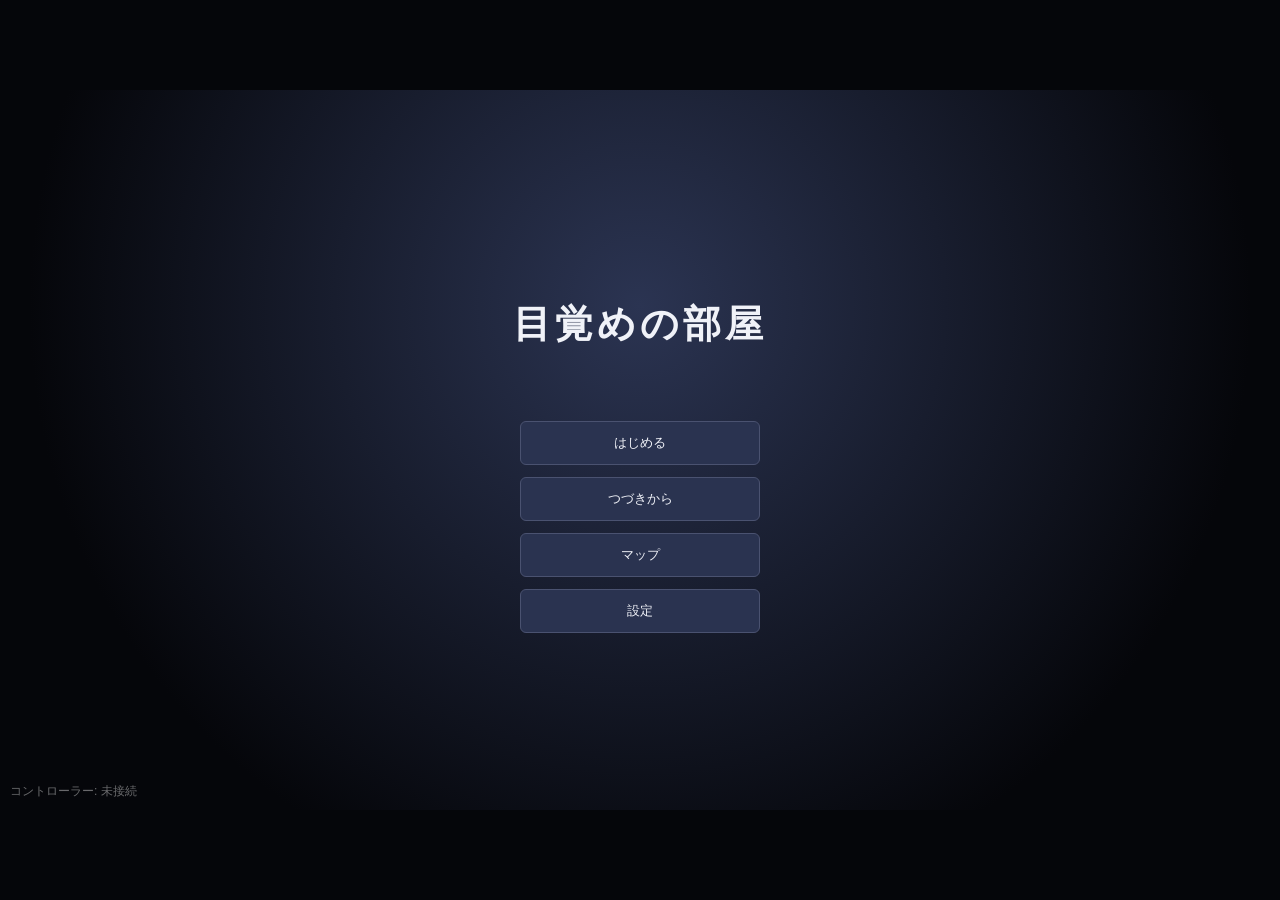
<file: soundnovel/index.html>
<!DOCTYPE html>
<html lang="ja">

<head>
  <meta name="robots" content="noindex, nofollow">
  <meta charset="UTF-8">
  <meta name="viewport"
    content="width=device-width, initial-scale=1.0, maximum-scale=1.0, user-scalable=no, viewport-fit=cover">
  <title>サウンドノベルゲーム</title>
  <link rel="stylesheet" href="css/style.css">
</head>

<body>

  <div id="stage-viewport">
    <div id="stage">

      <section id="title-screen" class="screen">
        <h1 id="game-title"></h1>
        <div class="menu-list">
          <button id="btn-start">はじめる</button>
          <button id="btn-load-title">つづきから</button>
          <button id="btn-flowmap-title">マップ</button>
          <button id="btn-settings-title">設定</button>
        </div>
      </section>

      <section id="game-screen" class="screen hidden">
        <div id="bg-layer"></div>

        <div id="char-layer">
          <div class="char-slot" id="char-left"></div>
          <div class="char-slot" id="char-center"></div>
          <div class="char-slot" id="char-right"></div>
        </div>

        <div id="choice-layer" class="hidden"></div>

        <div id="text-box">
          <div id="speaker-name"></div>
          <div id="text-body"></div>
        </div>

        <div id="hud">
          <button id="btn-auto" data-active="false">オート</button>
          <button id="btn-backlog">バックログ</button>
          <button id="btn-flowmap">マップ</button>
          <button id="btn-save">セーブ</button>
          <button id="btn-load">ロード</button>
          <button id="btn-settings">設定</button>
        </div>
      </section>

      <section id="backlog-screen" class="screen overlay hidden">
        <h2>バックログ</h2>
        <div id="backlog-list"></div>
        <button class="btn-close" data-close="backlog-screen">閉じる</button>
      </section>

      <section id="settings-screen" class="screen overlay hidden">
        <h2>設定</h2>
        <div class="settings-row">
          <span>テキスト表示</span>
          <label><input type="radio" name="text-speed" value="typewriter"> タイプライター</label>
          <label><input type="radio" name="text-speed" value="instant"> 瞬間表示</label>
        </div>
        <div class="settings-row settings-row-danger">
          <span>進捗状況のリセット</span>
          <button id="btn-reset-progress" class="btn-danger">セーブデータをすべて削除</button>
        </div>
        <button class="btn-close" data-close="settings-screen">閉じる</button>
      </section>

      <section id="saveload-screen" class="screen overlay hidden">
        <h2 id="saveload-title">セーブ</h2>
        <div id="save-slot-list"></div>
        <button class="btn-close" data-close="saveload-screen">閉じる</button>
      </section>

      <section id="flowmap-screen" class="screen overlay hidden">
        <h2>分岐マップ</h2>
        <div id="flowmap-header">
          <div>
            <div id="flowmap-completion"></div>
            <div id="flowmap-legend"><span class="fm-legend-swatch"></span>現在たどっているルート</div>
          </div>
          <div id="flowmap-zoom">
            <button id="btn-flowmap-zoom-out" title="縮小">－</button>
            <button id="btn-flowmap-zoom-in" title="拡大">＋</button>
          </div>
        </div>
        <div id="flowmap-pane">
          <svg id="flowmap-svg"></svg>
          <p id="flowmap-empty" class="hidden">まだ記録がありません。プレイを進めると、たどった分岐がここに表示されます。</p>
        </div>
        <button class="btn-close" data-close="flowmap-screen">閉じる</button>
      </section>

      <div id="gamepad-status"></div>

    </div>
  </div>

  <script src="config/system.js"></script>
  <script src="scenario/sample/01_awakening.js"></script>
  <script src="scenario/sample/02_room.js"></script>
  <script src="scenario/sample/03_outside.js"></script>
  <script src="scenario/sample/04_endings.js"></script>
  <script src="js/scenario-parser.js"></script>
  <script src="js/scenario-graph.js"></script>
  <script src="js/flowmap.js"></script>
  <script src="js/gamepad.js"></script>
  <script src="js/save.js"></script>
  <script src="js/engine.js"></script>
  <script src="js/main.js"></script>
</body>

</html>
</file>
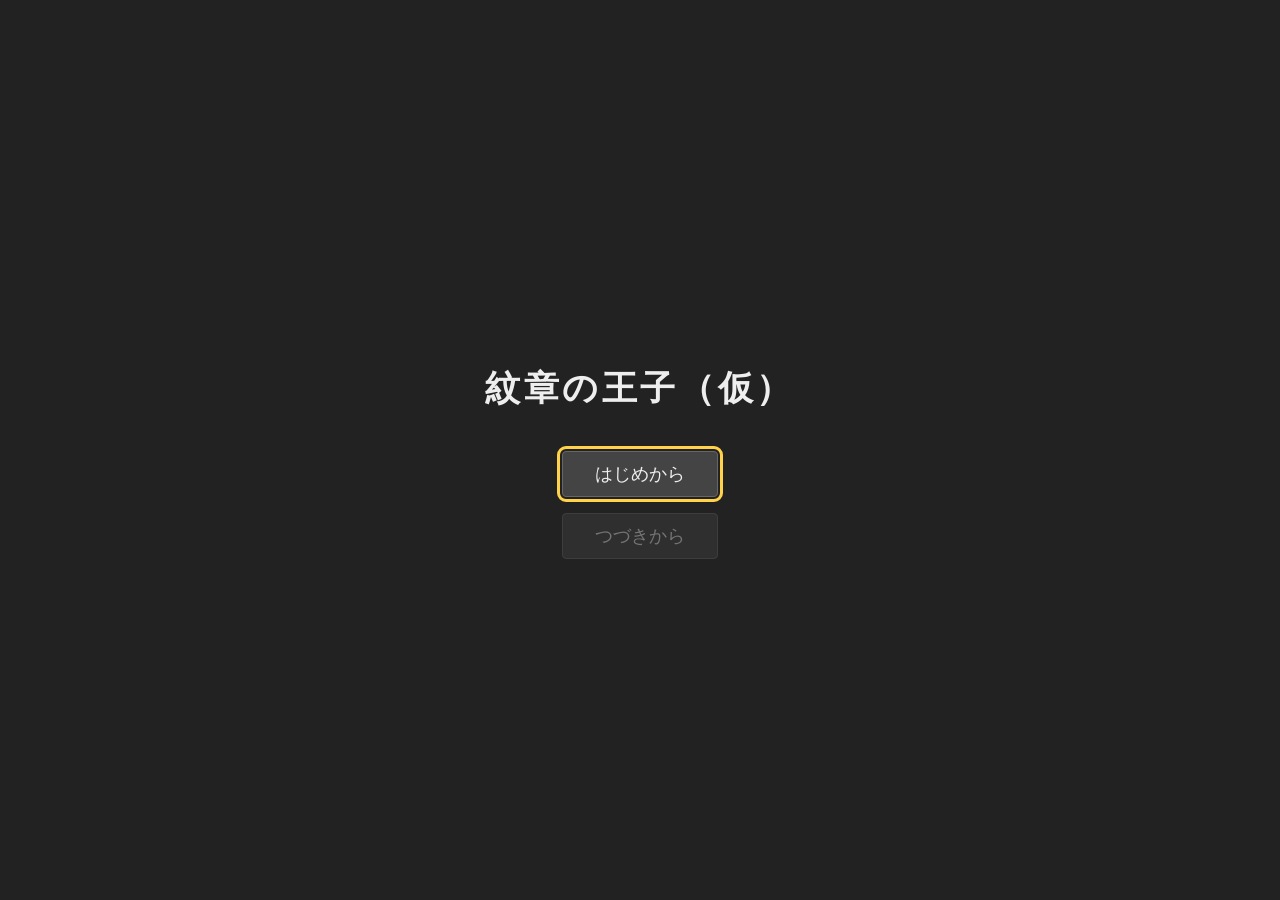
<file: srpg/index.html>
<!DOCTYPE html>
<html lang="ja">

<head>
  <meta name="robots" content="noindex, nofollow">
  <meta charset="UTF-8">
  <meta name="viewport" content="width=device-width, initial-scale=1.0, maximum-scale=1.0, user-scalable=no">
  <title>紋章の王子（仮）</title>
  <link rel="stylesheet" href="css/style.css">
</head>

<body>

  <div id="screen-title" class="screen active">
    <h1>紋章の王子（仮）</h1>
    <button id="btn-new-game">はじめから</button>
    <button id="btn-continue">つづきから</button>
  </div>

  <div id="screen-dialogue" class="screen">
    <div id="dialogue-stage">
      <div id="dialogue-left" class="dialogue-portrait hidden"></div>
      <div id="dialogue-right" class="dialogue-portrait hidden"></div>
    </div>
    <div id="dialogue-box">
      <div id="dialogue-name"></div>
      <div id="dialogue-text"></div>
      <div id="dialogue-choices" class="hidden"></div>
      <button id="btn-dialogue-next">つづける ▶</button>
    </div>
  </div>

  <div id="screen-game" class="screen">
    <div id="hud">
      <div id="map-info"></div>
      <div id="turn-info"></div>
      <button id="btn-save">セーブ</button>
      <button id="btn-end-turn">ターン終了</button>
    </div>
    <div id="game-body">
      <div id="map-container">
        <div id="map-grid"></div>
      </div>
      <div id="sidebar">
        <div id="unit-panel"></div>
        <div id="action-menu"></div>
        <div id="log-panel"></div>
      </div>
    </div>
  </div>

  <div id="overlay" class="overlay hidden">
    <div id="overlay-content"></div>
  </div>

  <script src="js/data.js"></script>
  <script src="js/dialogue.js"></script>
  <script src="js/unit.js"></script>
  <script src="js/map.js"></script>
  <script src="js/battle.js"></script>
  <script src="js/ai.js"></script>
  <script src="js/render.js"></script>
  <script src="js/save.js"></script>
  <script src="js/main.js"></script>
  <script src="js/input.js"></script>
</body>

</html>
</file>
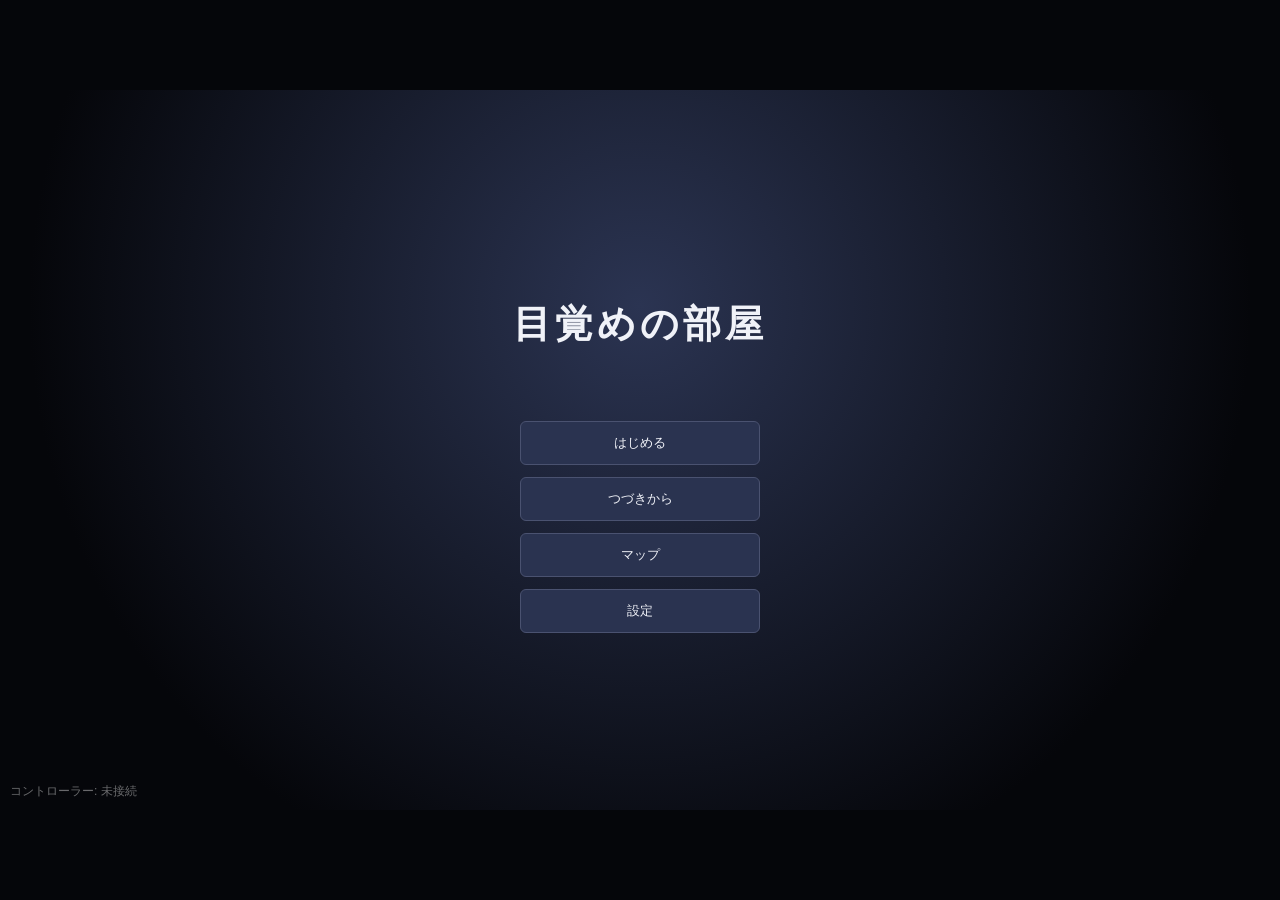
<file: test1/test1/index.html>
<!DOCTYPE html>
<html lang="ja">
<head>
<meta charset="UTF-8">
<meta name="viewport" content="width=device-width, initial-scale=1.0, maximum-scale=1.0, user-scalable=no, viewport-fit=cover">
<title>サウンドノベルゲーム</title>
<link rel="stylesheet" href="css/style.css">
</head>
<body>

<div id="stage-viewport">
<div id="stage">

  <section id="title-screen" class="screen">
    <h1 id="game-title"></h1>
    <div class="menu-list">
      <button id="btn-start">はじめる</button>
      <button id="btn-load-title">つづきから</button>
      <button id="btn-flowmap-title">マップ</button>
      <button id="btn-settings-title">設定</button>
    </div>
  </section>

  <section id="game-screen" class="screen hidden">
    <div id="bg-layer"></div>

    <div id="char-layer">
      <div class="char-slot" id="char-left"></div>
      <div class="char-slot" id="char-center"></div>
      <div class="char-slot" id="char-right"></div>
    </div>

    <div id="choice-layer" class="hidden"></div>

    <div id="text-box">
      <div id="speaker-name"></div>
      <div id="text-body"></div>
    </div>

    <div id="hud">
      <button id="btn-auto" data-active="false">オート</button>
      <button id="btn-backlog">バックログ</button>
      <button id="btn-flowmap">マップ</button>
      <button id="btn-save">セーブ</button>
      <button id="btn-load">ロード</button>
      <button id="btn-settings">設定</button>
    </div>
  </section>

  <section id="backlog-screen" class="screen overlay hidden">
    <h2>バックログ</h2>
    <div id="backlog-list"></div>
    <button class="btn-close" data-close="backlog-screen">閉じる</button>
  </section>

  <section id="settings-screen" class="screen overlay hidden">
    <h2>設定</h2>
    <div class="settings-row">
      <span>テキスト表示</span>
      <label><input type="radio" name="text-speed" value="typewriter"> タイプライター</label>
      <label><input type="radio" name="text-speed" value="instant"> 瞬間表示</label>
    </div>
    <div class="settings-row settings-row-danger">
      <span>進捗状況のリセット</span>
      <button id="btn-reset-progress" class="btn-danger">セーブデータをすべて削除</button>
    </div>
    <button class="btn-close" data-close="settings-screen">閉じる</button>
  </section>

  <section id="saveload-screen" class="screen overlay hidden">
    <h2 id="saveload-title">セーブ</h2>
    <div id="save-slot-list"></div>
    <button class="btn-close" data-close="saveload-screen">閉じる</button>
  </section>

  <section id="flowmap-screen" class="screen overlay hidden">
    <h2>分岐マップ</h2>
    <div id="flowmap-header">
      <div>
        <div id="flowmap-completion"></div>
        <div id="flowmap-legend"><span class="fm-legend-swatch"></span>現在たどっているルート</div>
      </div>
      <div id="flowmap-zoom">
        <button id="btn-flowmap-zoom-out" title="縮小">－</button>
        <button id="btn-flowmap-zoom-in" title="拡大">＋</button>
      </div>
    </div>
    <div id="flowmap-pane">
      <svg id="flowmap-svg"></svg>
      <p id="flowmap-empty" class="hidden">まだ記録がありません。プレイを進めると、たどった分岐がここに表示されます。</p>
    </div>
    <button class="btn-close" data-close="flowmap-screen">閉じる</button>
  </section>

  <div id="gamepad-status"></div>

</div>
</div>

<script src="config/system.js"></script>
<script src="scenario/sample/01_awakening.js"></script>
<script src="scenario/sample/02_room.js"></script>
<script src="scenario/sample/03_outside.js"></script>
<script src="scenario/sample/04_endings.js"></script>
<script src="js/scenario-parser.js"></script>
<script src="js/scenario-graph.js"></script>
<script src="js/flowmap.js"></script>
<script src="js/gamepad.js"></script>
<script src="js/save.js"></script>
<script src="js/engine.js"></script>
<script src="js/main.js"></script>
</body>
</html>
</file>
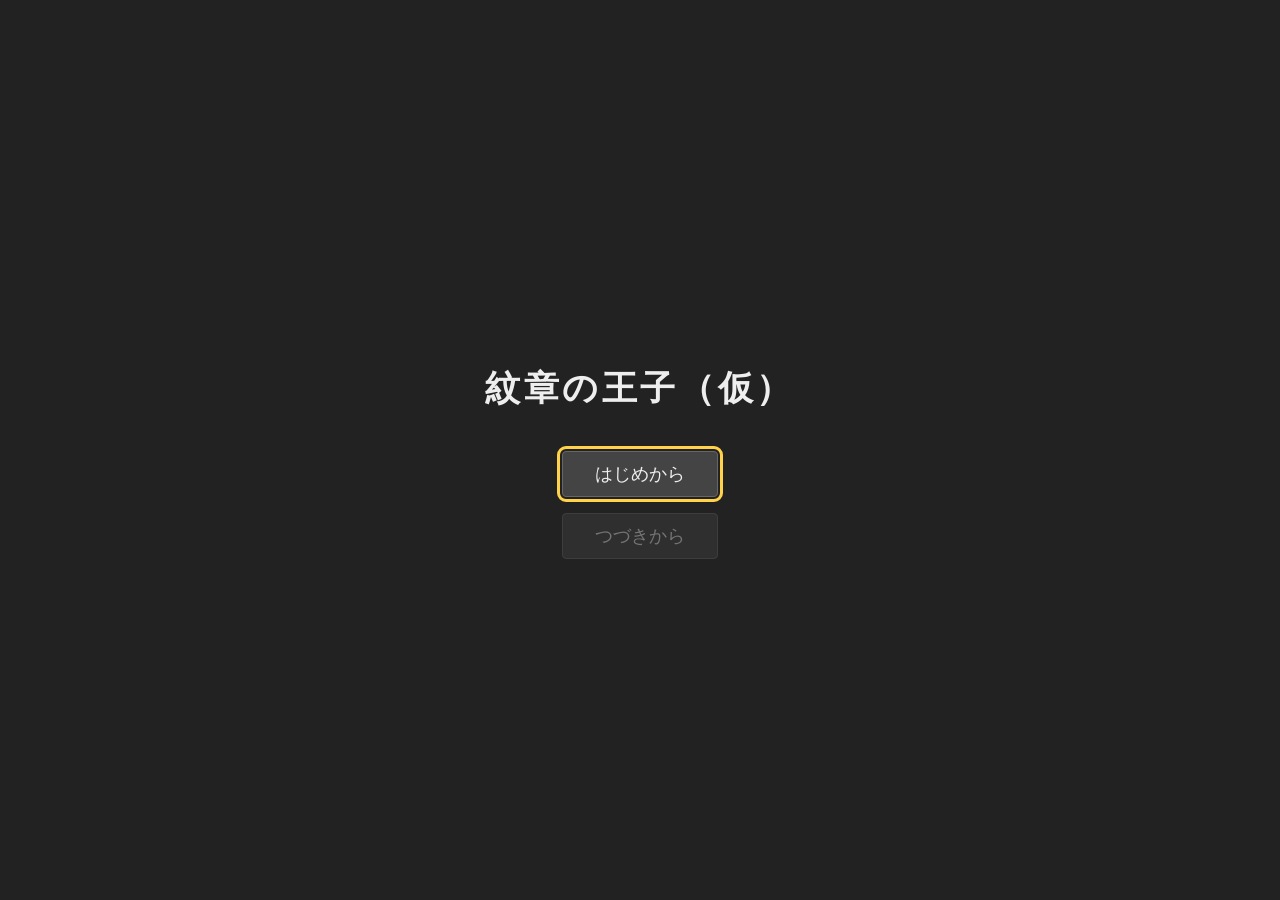
<file: test2/test2/index.html>
<!DOCTYPE html>
<html lang="ja">
<head>
<meta charset="UTF-8">
<meta name="viewport" content="width=device-width, initial-scale=1.0, maximum-scale=1.0, user-scalable=no">
<title>紋章の王子（仮）</title>
<link rel="stylesheet" href="css/style.css">
</head>
<body>

  <div id="screen-title" class="screen active">
    <h1>紋章の王子（仮）</h1>
    <button id="btn-new-game">はじめから</button>
    <button id="btn-continue">つづきから</button>
  </div>

  <div id="screen-dialogue" class="screen">
    <div id="dialogue-stage">
      <div id="dialogue-left" class="dialogue-portrait hidden"></div>
      <div id="dialogue-right" class="dialogue-portrait hidden"></div>
    </div>
    <div id="dialogue-box">
      <div id="dialogue-name"></div>
      <div id="dialogue-text"></div>
      <div id="dialogue-choices" class="hidden"></div>
      <button id="btn-dialogue-next">つづける ▶</button>
    </div>
  </div>

  <div id="screen-game" class="screen">
    <div id="hud">
      <div id="map-info"></div>
      <div id="turn-info"></div>
      <button id="btn-save">セーブ</button>
      <button id="btn-end-turn">ターン終了</button>
    </div>
    <div id="game-body">
      <div id="map-container">
        <div id="map-grid"></div>
      </div>
      <div id="sidebar">
        <div id="unit-panel"></div>
        <div id="action-menu"></div>
        <div id="log-panel"></div>
      </div>
    </div>
  </div>

  <div id="overlay" class="overlay hidden">
    <div id="overlay-content"></div>
  </div>

  <script src="js/data.js"></script>
  <script src="js/dialogue.js"></script>
  <script src="js/unit.js"></script>
  <script src="js/map.js"></script>
  <script src="js/battle.js"></script>
  <script src="js/ai.js"></script>
  <script src="js/render.js"></script>
  <script src="js/save.js"></script>
  <script src="js/main.js"></script>
  <script src="js/input.js"></script>
</body>
</html>
</file>
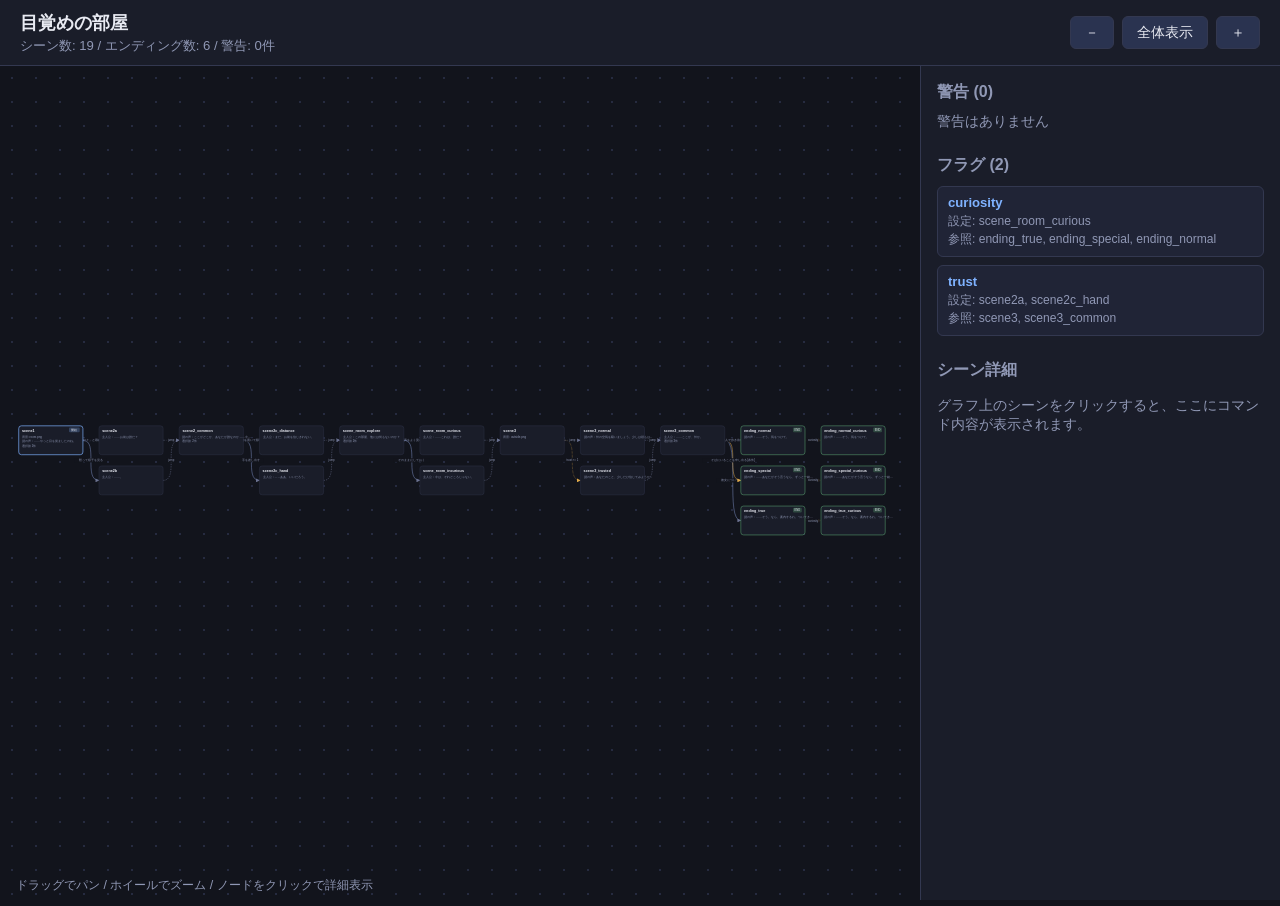
<file: soundnovel/debug.html>
<!DOCTYPE html>
<html lang="ja">

<head>
  <meta name="robots" content="noindex, nofollow">
  <meta charset="UTF-8">
  <meta name="viewport" content="width=device-width, initial-scale=1.0">
  <title>シナリオデバッグビューア</title>
  <link rel="stylesheet" href="css/debug.css">
</head>

<body>

  <header id="header">
    <div id="header-left">
      <h1 id="scenario-title"></h1>
      <div id="stats"></div>
    </div>
    <div id="header-actions">
      <button id="btn-zoom-out" title="縮小">－</button>
      <button id="btn-fit" title="全体表示">全体表示</button>
      <button id="btn-zoom-in" title="拡大">＋</button>
    </div>
  </header>

  <div id="body">
    <div id="graph-pane">
      <svg id="graph-svg"></svg>
      <p id="graph-hint">ドラッグでパン / ホイールでズーム / ノードをクリックで詳細表示</p>
    </div>

    <aside id="side-panel">
      <section id="warnings-section">
        <h2>警告 <span id="warnings-count"></span></h2>
        <ul id="warnings-list"></ul>
      </section>
      <section id="flags-section">
        <h2>フラグ <span id="flags-count"></span></h2>
        <ul id="flags-list"></ul>
      </section>
      <section id="detail-section">
        <h2>シーン詳細</h2>
        <div id="detail-content">
          <p class="detail-placeholder">グラフ上のシーンをクリックすると、ここにコマンド内容が表示されます。</p>
        </div>
      </section>
    </aside>
  </div>

  <script src="scenario/sample/01_awakening.js"></script>
  <script src="scenario/sample/02_room.js"></script>
  <script src="scenario/sample/03_outside.js"></script>
  <script src="scenario/sample/04_endings.js"></script>
  <script src="js/scenario-parser.js"></script>
  <script src="js/scenario-graph.js"></script>
  <script src="js/debug-main.js"></script>
</body>

</html>
</file>
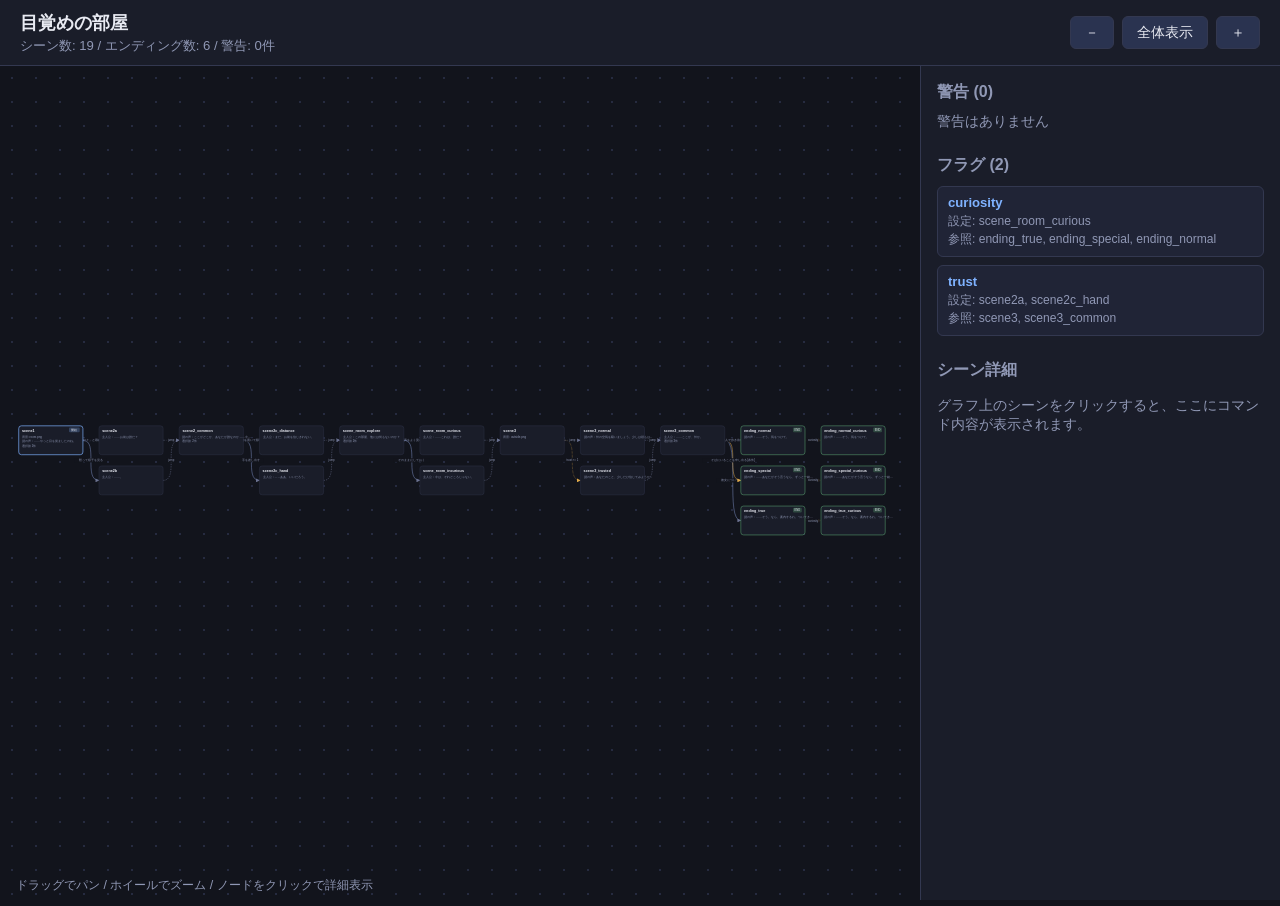
<file: test1/test1/debug.html>
<!DOCTYPE html>
<html lang="ja">
<head>
<meta charset="UTF-8">
<meta name="viewport" content="width=device-width, initial-scale=1.0">
<title>シナリオデバッグビューア</title>
<link rel="stylesheet" href="css/debug.css">
</head>
<body>

<header id="header">
  <div id="header-left">
    <h1 id="scenario-title"></h1>
    <div id="stats"></div>
  </div>
  <div id="header-actions">
    <button id="btn-zoom-out" title="縮小">－</button>
    <button id="btn-fit" title="全体表示">全体表示</button>
    <button id="btn-zoom-in" title="拡大">＋</button>
  </div>
</header>

<div id="body">
  <div id="graph-pane">
    <svg id="graph-svg"></svg>
    <p id="graph-hint">ドラッグでパン / ホイールでズーム / ノードをクリックで詳細表示</p>
  </div>

  <aside id="side-panel">
    <section id="warnings-section">
      <h2>警告 <span id="warnings-count"></span></h2>
      <ul id="warnings-list"></ul>
    </section>
    <section id="flags-section">
      <h2>フラグ <span id="flags-count"></span></h2>
      <ul id="flags-list"></ul>
    </section>
    <section id="detail-section">
      <h2>シーン詳細</h2>
      <div id="detail-content">
        <p class="detail-placeholder">グラフ上のシーンをクリックすると、ここにコマンド内容が表示されます。</p>
      </div>
    </section>
  </aside>
</div>

<script src="scenario/sample/01_awakening.js"></script>
<script src="scenario/sample/02_room.js"></script>
<script src="scenario/sample/03_outside.js"></script>
<script src="scenario/sample/04_endings.js"></script>
<script src="js/scenario-parser.js"></script>
<script src="js/scenario-graph.js"></script>
<script src="js/debug-main.js"></script>
</body>
</html>
</file>
<file: soundnovel/css/style.css>
:root {
  color-scheme: dark;
  --stage-w: 1280px;
  --stage-h: 720px;
  --bg-fallback: #1b1f2a;
  --panel-bg: rgba(10, 12, 20, 0.86);
  --panel-border: #4a5270;
  --accent: #7fb2ff;
  --text-color: #f0f2f8;
  --route-color: #ffcf5c;
}

* { box-sizing: border-box; }

html, body {
  margin: 0;
  height: 100%;
  overflow: hidden;
  overscroll-behavior: none;
  background: #05060a;
  color: var(--text-color);
  font-family: "Yu Gothic", "Hiragino Sans", sans-serif;
  -webkit-tap-highlight-color: transparent;
}

/* #stage は常に1280x720の設計解像度で組み立て、#stage-viewport 側で
   画面サイズいっぱいに収まる倍率を計算して transform: scale() で拡縮する。
   （max-width/max-height方式だと縦長のスマホ画面でアスペクト比が崩れるため） */
#stage-viewport {
  width: 100vw;
  height: 100vh;
  height: 100dvh;
  display: flex;
  align-items: center;
  justify-content: center;
  overflow: hidden;
  background: #05060a;
}

#stage {
  position: relative;
  width: var(--stage-w);
  height: var(--stage-h);
  flex: none;
  overflow: hidden;
  background: #000;
  transform-origin: center center;
  user-select: none;
  -webkit-user-select: none;
  -webkit-touch-callout: none;
}

.screen { width: 100%; height: 100%; }
.hidden { display: none !important; }

/* ---------- Title screen ---------- */
#title-screen {
  display: flex;
  flex-direction: column;
  align-items: center;
  justify-content: center;
  gap: 40px;
  background: radial-gradient(circle at 50% 30%, #2b3452, #05060a 75%);
}
#game-title { font-size: 2.4em; letter-spacing: 0.1em; }
.menu-list { display: flex; flex-direction: column; gap: 12px; width: 240px; }
.menu-list button { padding: 12px; }

/* ---------- Game screen ---------- */
#game-screen { position: relative; }

#bg-layer {
  position: absolute;
  inset: 0;
  background: var(--bg-fallback) center/cover no-repeat;
  display: flex;
  align-items: center;
  justify-content: center;
  font-size: 1.2em;
  color: rgba(255,255,255,0.35);
}

#char-layer {
  position: absolute;
  inset: 0;
  display: flex;
  align-items: flex-end;
  justify-content: space-between;
  padding: 0 60px 180px;
  pointer-events: none;
}
.char-slot {
  width: 30%;
  height: 70%;
  background-size: contain;
  background-position: bottom center;
  background-repeat: no-repeat;
  display: flex;
  align-items: flex-end;
  justify-content: center;
  text-align: center;
  font-size: 1.4em;
  color: rgba(255,255,255,0.5);
  visibility: hidden;
}
.char-slot.visible { visibility: visible; }
.char-slot .placeholder-box {
  width: 55%;
  height: 90%;
  border: 2px dashed rgba(255,255,255,0.4);
  border-radius: 12px;
  display: flex;
  align-items: center;
  justify-content: center;
  background: rgba(127, 178, 255, 0.12);
  padding: 8px;
}

#text-box {
  position: absolute;
  left: 40px;
  right: 40px;
  bottom: 90px;
  min-height: 150px;
  background: var(--panel-bg);
  border: 1px solid var(--panel-border);
  border-radius: 10px;
  padding: 18px 26px;
  cursor: pointer;
}
#speaker-name {
  color: var(--accent);
  font-weight: bold;
  margin-bottom: 8px;
  min-height: 1.2em;
}
#text-body { line-height: 1.6; font-size: 1.1em; white-space: pre-wrap; }

#choice-layer {
  position: absolute;
  inset: 0;
  display: flex;
  flex-direction: column;
  align-items: center;
  justify-content: center;
  gap: 14px;
  background: rgba(0,0,0,0.45);
}
.choice-btn {
  width: 60%;
  padding: 14px;
  background: var(--panel-bg);
  border: 1px solid var(--panel-border);
  color: var(--text-color);
  border-radius: 8px;
  cursor: pointer;
  font-size: 1.05em;
}
.choice-btn.selected {
  border-color: var(--accent);
  background: rgba(127, 178, 255, 0.18);
}

#hud {
  position: absolute;
  top: 10px;
  right: 10px;
  display: flex;
  gap: 8px;
  z-index: 5;
}
#hud button { padding: 6px 10px; font-size: 0.85em; }
#btn-auto[data-active="true"] { background: var(--accent); color: #111; }

/* ---------- Overlays ---------- */
.overlay {
  position: absolute;
  inset: 0;
  background: rgba(5, 6, 10, 0.95);
  padding: 40px;
  overflow-y: auto;
  z-index: 10;
}
.overlay h2 { margin-top: 0; }
.btn-close { margin-top: 20px; padding: 8px 16px; }

#backlog-list { display: flex; flex-direction: column; gap: 10px; }
.backlog-line { border-bottom: 1px solid #333; padding-bottom: 8px; }
.backlog-line .speaker { color: var(--accent); font-weight: bold; margin-right: 8px; }
.backlog-line-jumpable {
  cursor: pointer;
  margin: 0 -10px;
  padding: 6px 10px 8px;
  border-radius: 6px;
  touch-action: manipulation;
}
.backlog-line-jumpable:hover { background: rgba(127, 178, 255, 0.1); }

.settings-row { display: flex; align-items: center; gap: 20px; margin: 16px 0; }
.settings-row-danger { justify-content: space-between; padding-top: 12px; border-top: 1px solid var(--panel-border); }

.btn-danger {
  background: #4a2530;
  border-color: #7a3a45;
}
.btn-danger:hover { background: #6a2f3c; }
.btn-danger.armed { background: #a33a4a; border-color: #d95a6c; }
.btn-danger.armed:hover { background: #bd4457; }

/* ---------- 分岐マップ ---------- */
#flowmap-header {
  display: flex;
  justify-content: space-between;
  align-items: center;
  margin-bottom: 12px;
}
#flowmap-completion { color: var(--text-color); font-size: 0.95em; }
#flowmap-legend { color: #d8ddef; font-size: 0.85em; margin-top: 4px; display: flex; align-items: center; gap: 6px; }
.fm-legend-swatch { display: inline-block; width: 20px; height: 4px; background: var(--route-color); border-radius: 2px; box-shadow: 0 0 4px rgba(255, 207, 92, 0.7); }
#flowmap-zoom { display: flex; gap: 6px; }
#flowmap-zoom button { padding: 4px 12px; }

#flowmap-pane {
  position: relative;
  height: 440px;
  overflow: auto;
  background: radial-gradient(circle, #232838 1px, transparent 1px) 0 0 / 24px 24px, #14161f;
  border: 1px solid var(--panel-border);
  border-radius: 8px;
}
#flowmap-svg { display: block; transform-origin: top left; }
#flowmap-empty {
  position: absolute;
  inset: 0;
  display: flex;
  align-items: center;
  justify-content: center;
  text-align: center;
  padding: 0 40px;
  color: #9098b5;
  font-size: 0.9em;
}

.fm-node { cursor: pointer; }
.fm-node-rect {
  fill: var(--panel-bg);
  stroke: var(--panel-border);
  stroke-width: 1.5;
  rx: 8;
}
.fm-node:hover .fm-node-rect { stroke: var(--accent); }
.fm-node.fm-node-end .fm-node-rect { stroke: #6fd08c; }
.fm-node-label { fill: var(--text-color); font-size: 12px; }

/* 現在たどっているルート（記録済みの遷移をもとに現在地から逆算した経路）の強調表示。
   通常の辺・ノードよりはっきり目立つよう、専用色(--route-color)・太い線・淡いグロー・
   現在地の脈動アニメーションを付けている。 */
.fm-node.fm-node-current .fm-node-rect {
  fill: rgba(255, 207, 92, 0.08);
  stroke: var(--route-color);
  stroke-width: 4;
}
.fm-node.fm-node-current .fm-node-label { font-weight: bold; }
.fm-node.fm-node-here .fm-node-rect {
  fill: rgba(255, 207, 92, 0.3);
  stroke: var(--route-color);
  stroke-width: 5;
  filter: drop-shadow(0 0 6px rgba(255, 207, 92, 0.85));
  animation: fm-here-pulse 1.6s ease-in-out infinite;
}
.fm-node-here-label { fill: var(--route-color); font-size: 11px; font-weight: bold; }

@keyframes fm-here-pulse {
  0%, 100% { stroke-opacity: 1; }
  50% { stroke-opacity: 0.55; }
}

.fm-edge { fill: none; stroke: #7f93c9; stroke-width: 1.8; }
.fm-edge-jump { stroke: #6b7290; stroke-dasharray: 5 4; }
.fm-edge-conditional { stroke: #e0a94a; }
.fm-edge-current {
  stroke: var(--route-color);
  stroke-width: 4.5;
  stroke-dasharray: none;
  filter: drop-shadow(0 0 3px rgba(255, 207, 92, 0.7));
}
.fm-arrow-current { fill: var(--route-color); }

#save-slot-list { display: flex; flex-direction: column; gap: 10px; }
.save-slot {
  display: flex;
  align-items: center;
  gap: 12px;
  padding: 12px 16px;
  background: var(--panel-bg);
  border: 1px solid var(--panel-border);
  border-radius: 8px;
}
.save-slot:hover { border-color: var(--accent); }
.save-slot .slot-info {
  flex: 1;
  display: flex;
  justify-content: space-between;
  align-items: center;
  cursor: pointer;
}
.save-slot .slot-empty { color: #888; }
.slot-delete {
  flex-shrink: 0;
  padding: 6px 12px;
  font-size: 0.85em;
  background: #4a2530;
  border-color: #7a3a45;
}
.slot-delete:hover { background: #6a2f3c; }
.slot-delete.armed { background: #a33a4a; border-color: #d95a6c; }
.slot-delete.armed:hover { background: #bd4457; }

button {
  background: #2a3350;
  border: 1px solid var(--panel-border);
  color: var(--text-color);
  border-radius: 6px;
  cursor: pointer;
  transition: background 0.15s;
}
button:hover { background: #3a4570; }

#gamepad-status {
  position: absolute;
  left: 10px;
  bottom: 10px;
  font-size: 0.75em;
  color: rgba(255,255,255,0.4);
  z-index: 5;
}

button, .choice-btn, #text-box, .slot-info {
  touch-action: manipulation;
}

/* タッチ操作端末（スマホ・タブレット）ではマウスより指の面積が大きいため、
   ボタン類のタップ領域をひとまわり広げる */
@media (pointer: coarse) {
  .menu-list { width: min(320px, 80vw); gap: 18px; }
  .menu-list button { padding: 16px; font-size: 1.05em; }

  #hud { gap: 10px; }
  #hud button { padding: 10px 14px; font-size: 0.95em; }

  .choice-btn { padding: 18px; font-size: 1.1em; }

  .btn-close { padding: 12px 22px; }

  .save-slot { padding: 14px 16px; }
  .slot-delete { padding: 10px 16px; }

  .settings-row label { padding: 6px 0; }
  .btn-danger { padding: 10px 16px; }

  #flowmap-zoom button { padding: 10px 16px; }
}
</file>
<file: srpg/css/style.css>
* {
  box-sizing: border-box;
  font-family: "Meiryo", "Hiragino Sans", sans-serif;
  -webkit-tap-highlight-color: transparent;
}

body {
  margin: 0;
  background: #222;
  color: #eee;
  -webkit-user-select: none;
  user-select: none;
  overscroll-behavior: none;
}

button, .tile {
  touch-action: manipulation;
}

.screen {
  display: none;
}

.screen.active {
  display: block;
}

/* --- タイトル画面 --- */
#screen-title.active {
  height: 100vh;
  display: flex;
  flex-direction: column;
  align-items: center;
  justify-content: center;
  gap: 16px;
}

#screen-title h1 {
  font-size: 2.2em;
  letter-spacing: 0.1em;
}

#screen-title button {
  font-size: 1.1em;
  padding: 10px 32px;
}

/* --- ゲーム画面 --- */
#hud {
  display: flex;
  align-items: center;
  gap: 16px;
  padding: 8px 16px;
  background: #333;
  border-bottom: 2px solid #555;
}

#hud button {
  margin-left: auto;
}

#hud button + button {
  margin-left: 8px;
}

#game-body {
  display: flex;
  gap: 12px;
  padding: 12px;
}

#map-container {
  overflow: auto;
  border: 2px solid #555;
  background: #111;
}

#map-grid {
  display: grid;
}

.tile {
  border: 1px solid rgba(0, 0, 0, 0.25);
  display: flex;
  align-items: center;
  justify-content: center;
  position: relative;
  cursor: pointer;
}

.terrain-plain { background: #bfe38a; }
.terrain-forest { background: #3f7d3f; }
.terrain-mountain { background: #9c8060; }
.terrain-wall { background: #5a5a5a; cursor: default; }

.tile.highlight-move { outline: 3px solid #4aa3ff; outline-offset: -3px; }
.tile.highlight-attack { outline: 3px solid #ff4a4a; outline-offset: -3px; }
.tile.highlight-heal { outline: 3px solid #4aff8a; outline-offset: -3px; }
.tile.selected { outline: 3px solid #fff200; outline-offset: -3px; }

/* ゲームパッド／キーボード操作時のカーソル（outlineを使う上記ハイライトと衝突しないようbox-shadowで表現） */
.tile.cursor { box-shadow: inset 0 0 0 3px #ffffff; }

/* ゲームパッド／キーボードでフォーカス中のボタン */
button.gp-focused {
  outline: 3px solid #ffd24a;
  outline-offset: 2px;
}

.unit-token {
  width: 28px;
  height: 28px;
  border-radius: 50%;
  display: flex;
  align-items: center;
  justify-content: center;
  font-size: 13px;
  font-weight: bold;
  color: #fff;
  border: 2px solid #222;
  position: relative;
}

.unit-token.team-player { background: #2b6fd1; }
.unit-token.team-enemy { background: #c33232; }
.unit-token.acted { opacity: 0.45; }

.hp-bar {
  position: absolute;
  bottom: -6px;
  left: -2px;
  width: 30px;
  height: 4px;
  background: #000;
  border-radius: 2px;
  overflow: hidden;
}

.hp-fill { height: 100%; }
.hp-fill.hp-high { background: #4aff6a; }
.hp-fill.hp-mid { background: #ffd24a; }
.hp-fill.hp-low { background: #ff4a4a; }

/* --- サイドバー --- */
#sidebar {
  width: 280px;
  display: flex;
  flex-direction: column;
  gap: 10px;
}

#unit-panel, #action-menu, #log-panel {
  background: #2c2c2c;
  border: 1px solid #444;
  border-radius: 6px;
  padding: 10px;
}

#unit-panel h3 {
  margin: 0 0 6px 0;
}

#unit-panel p {
  margin: 2px 0;
  font-size: 0.9em;
}

.hint {
  color: #888;
  font-size: 0.85em;
}

.inventory-list {
  display: flex;
  flex-direction: column;
  gap: 4px;
  margin-top: 6px;
}

.inv-btn {
  text-align: left;
  padding: 4px 8px;
}

.inv-btn.equipped {
  border: 2px solid #4aa3ff;
}

#action-menu {
  display: flex;
  flex-direction: column;
  gap: 6px;
}

#action-menu:empty {
  display: none;
}

#log-panel {
  min-height: 140px;
  max-height: 200px;
  overflow-y: auto;
  font-size: 0.85em;
}

#log-panel p {
  margin: 2px 0;
}

button {
  cursor: pointer;
  background: #444;
  color: #eee;
  border: 1px solid #666;
  border-radius: 4px;
  padding: 6px 10px;
}

button:hover:not(:disabled) {
  background: #555;
}

button:disabled {
  opacity: 0.4;
  cursor: default;
}

/* --- 会話パート --- */
#screen-dialogue.active {
  height: 100vh;
  display: flex;
  flex-direction: column;
  justify-content: flex-end;
  background: linear-gradient(#2a2a3a, #17171f);
}

#dialogue-stage {
  flex: 1;
  display: flex;
  align-items: center;
  justify-content: space-between;
  padding: 40px 60px;
}

.dialogue-portrait {
  display: flex;
  flex-direction: column;
  align-items: center;
  gap: 10px;
  opacity: 0.4;
  transform: scale(0.92);
  transition: opacity 0.2s, transform 0.2s;
}

.dialogue-portrait.speaking {
  opacity: 1;
  transform: scale(1);
}

.dialogue-portrait.hidden {
  visibility: hidden;
}

.portrait-circle {
  width: 96px;
  height: 96px;
  border-radius: 50%;
  background: #2b6fd1;
  border: 3px solid #cfd8ff;
  display: flex;
  align-items: center;
  justify-content: center;
  font-size: 36px;
  font-weight: bold;
  color: #fff;
}

.portrait-name {
  font-size: 0.95em;
  color: #ddd;
}

#dialogue-box {
  background: #1c1c24;
  border-top: 2px solid #555;
  padding: 20px 40px 28px;
  min-height: 140px;
}

#dialogue-name {
  color: #7ec4ff;
  font-weight: bold;
  margin-bottom: 8px;
}

#dialogue-text {
  font-size: 1.1em;
  line-height: 1.6;
  min-height: 3em;
}

#dialogue-choices {
  display: flex;
  flex-direction: column;
  gap: 8px;
  margin-top: 10px;
}

#dialogue-choices.hidden,
#btn-dialogue-next.hidden {
  display: none;
}

#dialogue-choices button {
  text-align: left;
  padding: 10px 14px;
  font-size: 1em;
}

#btn-dialogue-next {
  margin-top: 12px;
  float: right;
  font-size: 1em;
  padding: 8px 20px;
}

/* --- オーバーレイ --- */
.overlay {
  position: fixed;
  inset: 0;
  background: rgba(0, 0, 0, 0.75);
  display: flex;
  align-items: center;
  justify-content: center;
}

.overlay.hidden {
  display: none;
}

#overlay-content {
  background: #2c2c2c;
  border: 2px solid #666;
  border-radius: 8px;
  padding: 24px 32px;
  text-align: center;
}

.overlay-buttons {
  margin-top: 16px;
  display: flex;
  gap: 10px;
  justify-content: center;
}

/* --- スマホ・タッチ操作向けレスポンシブ対応 --- */
@media (max-width: 700px) {
  #hud {
    flex-wrap: wrap;
    gap: 8px;
  }

  #hud button {
    padding: 10px 16px;
    font-size: 1em;
  }

  #game-body {
    flex-direction: column;
    padding: 8px;
  }

  #map-container {
    max-width: 100%;
    max-height: 55vh;
  }

  #sidebar {
    width: 100%;
  }

  #log-panel {
    max-height: 120px;
  }

  #screen-title button {
    padding: 14px 40px;
    font-size: 1.15em;
  }

  #dialogue-stage {
    padding: 20px 20px;
  }

  .portrait-circle {
    width: 72px;
    height: 72px;
    font-size: 28px;
  }

  #dialogue-box {
    padding: 16px 20px 22px;
  }

  #dialogue-choices button {
    padding: 14px 14px;
  }
}
</file>
<file: test1/test1/css/style.css>
:root {
  color-scheme: dark;
  --stage-w: 1280px;
  --stage-h: 720px;
  --bg-fallback: #1b1f2a;
  --panel-bg: rgba(10, 12, 20, 0.86);
  --panel-border: #4a5270;
  --accent: #7fb2ff;
  --text-color: #f0f2f8;
  --route-color: #ffcf5c;
}

* { box-sizing: border-box; }

html, body {
  margin: 0;
  height: 100%;
  overflow: hidden;
  overscroll-behavior: none;
  background: #05060a;
  color: var(--text-color);
  font-family: "Yu Gothic", "Hiragino Sans", sans-serif;
  -webkit-tap-highlight-color: transparent;
}

/* #stage は常に1280x720の設計解像度で組み立て、#stage-viewport 側で
   画面サイズいっぱいに収まる倍率を計算して transform: scale() で拡縮する。
   （max-width/max-height方式だと縦長のスマホ画面でアスペクト比が崩れるため） */
#stage-viewport {
  width: 100vw;
  height: 100vh;
  height: 100dvh;
  display: flex;
  align-items: center;
  justify-content: center;
  overflow: hidden;
  background: #05060a;
}

#stage {
  position: relative;
  width: var(--stage-w);
  height: var(--stage-h);
  flex: none;
  overflow: hidden;
  background: #000;
  transform-origin: center center;
  user-select: none;
  -webkit-user-select: none;
  -webkit-touch-callout: none;
}

.screen { width: 100%; height: 100%; }
.hidden { display: none !important; }

/* ---------- Title screen ---------- */
#title-screen {
  display: flex;
  flex-direction: column;
  align-items: center;
  justify-content: center;
  gap: 40px;
  background: radial-gradient(circle at 50% 30%, #2b3452, #05060a 75%);
}
#game-title { font-size: 2.4em; letter-spacing: 0.1em; }
.menu-list { display: flex; flex-direction: column; gap: 12px; width: 240px; }
.menu-list button { padding: 12px; }

/* ---------- Game screen ---------- */
#game-screen { position: relative; }

#bg-layer {
  position: absolute;
  inset: 0;
  background: var(--bg-fallback) center/cover no-repeat;
  display: flex;
  align-items: center;
  justify-content: center;
  font-size: 1.2em;
  color: rgba(255,255,255,0.35);
}

#char-layer {
  position: absolute;
  inset: 0;
  display: flex;
  align-items: flex-end;
  justify-content: space-between;
  padding: 0 60px 180px;
  pointer-events: none;
}
.char-slot {
  width: 30%;
  height: 70%;
  background-size: contain;
  background-position: bottom center;
  background-repeat: no-repeat;
  display: flex;
  align-items: flex-end;
  justify-content: center;
  text-align: center;
  font-size: 1.4em;
  color: rgba(255,255,255,0.5);
  visibility: hidden;
}
.char-slot.visible { visibility: visible; }
.char-slot .placeholder-box {
  width: 55%;
  height: 90%;
  border: 2px dashed rgba(255,255,255,0.4);
  border-radius: 12px;
  display: flex;
  align-items: center;
  justify-content: center;
  background: rgba(127, 178, 255, 0.12);
  padding: 8px;
}

#text-box {
  position: absolute;
  left: 40px;
  right: 40px;
  bottom: 90px;
  min-height: 150px;
  background: var(--panel-bg);
  border: 1px solid var(--panel-border);
  border-radius: 10px;
  padding: 18px 26px;
  cursor: pointer;
}
#speaker-name {
  color: var(--accent);
  font-weight: bold;
  margin-bottom: 8px;
  min-height: 1.2em;
}
#text-body { line-height: 1.6; font-size: 1.1em; white-space: pre-wrap; }

#choice-layer {
  position: absolute;
  inset: 0;
  display: flex;
  flex-direction: column;
  align-items: center;
  justify-content: center;
  gap: 14px;
  background: rgba(0,0,0,0.45);
}
.choice-btn {
  width: 60%;
  padding: 14px;
  background: var(--panel-bg);
  border: 1px solid var(--panel-border);
  color: var(--text-color);
  border-radius: 8px;
  cursor: pointer;
  font-size: 1.05em;
}
.choice-btn.selected {
  border-color: var(--accent);
  background: rgba(127, 178, 255, 0.18);
}

#hud {
  position: absolute;
  top: 10px;
  right: 10px;
  display: flex;
  gap: 8px;
  z-index: 5;
}
#hud button { padding: 6px 10px; font-size: 0.85em; }
#btn-auto[data-active="true"] { background: var(--accent); color: #111; }

/* ---------- Overlays ---------- */
.overlay {
  position: absolute;
  inset: 0;
  background: rgba(5, 6, 10, 0.95);
  padding: 40px;
  overflow-y: auto;
  z-index: 10;
}
.overlay h2 { margin-top: 0; }
.btn-close { margin-top: 20px; padding: 8px 16px; }

#backlog-list { display: flex; flex-direction: column; gap: 10px; }
.backlog-line { border-bottom: 1px solid #333; padding-bottom: 8px; }
.backlog-line .speaker { color: var(--accent); font-weight: bold; margin-right: 8px; }
.backlog-line-jumpable {
  cursor: pointer;
  margin: 0 -10px;
  padding: 6px 10px 8px;
  border-radius: 6px;
  touch-action: manipulation;
}
.backlog-line-jumpable:hover { background: rgba(127, 178, 255, 0.1); }

.settings-row { display: flex; align-items: center; gap: 20px; margin: 16px 0; }
.settings-row-danger { justify-content: space-between; padding-top: 12px; border-top: 1px solid var(--panel-border); }

.btn-danger {
  background: #4a2530;
  border-color: #7a3a45;
}
.btn-danger:hover { background: #6a2f3c; }
.btn-danger.armed { background: #a33a4a; border-color: #d95a6c; }
.btn-danger.armed:hover { background: #bd4457; }

/* ---------- 分岐マップ ---------- */
#flowmap-header {
  display: flex;
  justify-content: space-between;
  align-items: center;
  margin-bottom: 12px;
}
#flowmap-completion { color: var(--text-color); font-size: 0.95em; }
#flowmap-legend { color: #d8ddef; font-size: 0.85em; margin-top: 4px; display: flex; align-items: center; gap: 6px; }
.fm-legend-swatch { display: inline-block; width: 20px; height: 4px; background: var(--route-color); border-radius: 2px; box-shadow: 0 0 4px rgba(255, 207, 92, 0.7); }
#flowmap-zoom { display: flex; gap: 6px; }
#flowmap-zoom button { padding: 4px 12px; }

#flowmap-pane {
  position: relative;
  height: 440px;
  overflow: auto;
  background: radial-gradient(circle, #232838 1px, transparent 1px) 0 0 / 24px 24px, #14161f;
  border: 1px solid var(--panel-border);
  border-radius: 8px;
}
#flowmap-svg { display: block; transform-origin: top left; }
#flowmap-empty {
  position: absolute;
  inset: 0;
  display: flex;
  align-items: center;
  justify-content: center;
  text-align: center;
  padding: 0 40px;
  color: #9098b5;
  font-size: 0.9em;
}

.fm-node { cursor: pointer; }
.fm-node-rect {
  fill: var(--panel-bg);
  stroke: var(--panel-border);
  stroke-width: 1.5;
  rx: 8;
}
.fm-node:hover .fm-node-rect { stroke: var(--accent); }
.fm-node.fm-node-end .fm-node-rect { stroke: #6fd08c; }
.fm-node-label { fill: var(--text-color); font-size: 12px; }

/* 現在たどっているルート（記録済みの遷移をもとに現在地から逆算した経路）の強調表示。
   通常の辺・ノードよりはっきり目立つよう、専用色(--route-color)・太い線・淡いグロー・
   現在地の脈動アニメーションを付けている。 */
.fm-node.fm-node-current .fm-node-rect {
  fill: rgba(255, 207, 92, 0.08);
  stroke: var(--route-color);
  stroke-width: 4;
}
.fm-node.fm-node-current .fm-node-label { font-weight: bold; }
.fm-node.fm-node-here .fm-node-rect {
  fill: rgba(255, 207, 92, 0.3);
  stroke: var(--route-color);
  stroke-width: 5;
  filter: drop-shadow(0 0 6px rgba(255, 207, 92, 0.85));
  animation: fm-here-pulse 1.6s ease-in-out infinite;
}
.fm-node-here-label { fill: var(--route-color); font-size: 11px; font-weight: bold; }

@keyframes fm-here-pulse {
  0%, 100% { stroke-opacity: 1; }
  50% { stroke-opacity: 0.55; }
}

.fm-edge { fill: none; stroke: #7f93c9; stroke-width: 1.8; }
.fm-edge-jump { stroke: #6b7290; stroke-dasharray: 5 4; }
.fm-edge-conditional { stroke: #e0a94a; }
.fm-edge-current {
  stroke: var(--route-color);
  stroke-width: 4.5;
  stroke-dasharray: none;
  filter: drop-shadow(0 0 3px rgba(255, 207, 92, 0.7));
}
.fm-arrow-current { fill: var(--route-color); }

#save-slot-list { display: flex; flex-direction: column; gap: 10px; }
.save-slot {
  display: flex;
  align-items: center;
  gap: 12px;
  padding: 12px 16px;
  background: var(--panel-bg);
  border: 1px solid var(--panel-border);
  border-radius: 8px;
}
.save-slot:hover { border-color: var(--accent); }
.save-slot .slot-info {
  flex: 1;
  display: flex;
  justify-content: space-between;
  align-items: center;
  cursor: pointer;
}
.save-slot .slot-empty { color: #888; }
.slot-delete {
  flex-shrink: 0;
  padding: 6px 12px;
  font-size: 0.85em;
  background: #4a2530;
  border-color: #7a3a45;
}
.slot-delete:hover { background: #6a2f3c; }
.slot-delete.armed { background: #a33a4a; border-color: #d95a6c; }
.slot-delete.armed:hover { background: #bd4457; }

button {
  background: #2a3350;
  border: 1px solid var(--panel-border);
  color: var(--text-color);
  border-radius: 6px;
  cursor: pointer;
  transition: background 0.15s;
}
button:hover { background: #3a4570; }

#gamepad-status {
  position: absolute;
  left: 10px;
  bottom: 10px;
  font-size: 0.75em;
  color: rgba(255,255,255,0.4);
  z-index: 5;
}

button, .choice-btn, #text-box, .slot-info {
  touch-action: manipulation;
}

/* タッチ操作端末（スマホ・タブレット）ではマウスより指の面積が大きいため、
   ボタン類のタップ領域をひとまわり広げる */
@media (pointer: coarse) {
  .menu-list { width: min(320px, 80vw); gap: 18px; }
  .menu-list button { padding: 16px; font-size: 1.05em; }

  #hud { gap: 10px; }
  #hud button { padding: 10px 14px; font-size: 0.95em; }

  .choice-btn { padding: 18px; font-size: 1.1em; }

  .btn-close { padding: 12px 22px; }

  .save-slot { padding: 14px 16px; }
  .slot-delete { padding: 10px 16px; }

  .settings-row label { padding: 6px 0; }
  .btn-danger { padding: 10px 16px; }

  #flowmap-zoom button { padding: 10px 16px; }
}
</file>
<file: test2/test2/css/style.css>
* {
  box-sizing: border-box;
  font-family: "Meiryo", "Hiragino Sans", sans-serif;
  -webkit-tap-highlight-color: transparent;
}

body {
  margin: 0;
  background: #222;
  color: #eee;
  -webkit-user-select: none;
  user-select: none;
  overscroll-behavior: none;
}

button, .tile {
  touch-action: manipulation;
}

.screen {
  display: none;
}

.screen.active {
  display: block;
}

/* --- タイトル画面 --- */
#screen-title.active {
  height: 100vh;
  display: flex;
  flex-direction: column;
  align-items: center;
  justify-content: center;
  gap: 16px;
}

#screen-title h1 {
  font-size: 2.2em;
  letter-spacing: 0.1em;
}

#screen-title button {
  font-size: 1.1em;
  padding: 10px 32px;
}

/* --- ゲーム画面 --- */
#hud {
  display: flex;
  align-items: center;
  gap: 16px;
  padding: 8px 16px;
  background: #333;
  border-bottom: 2px solid #555;
}

#hud button {
  margin-left: auto;
}

#hud button + button {
  margin-left: 8px;
}

#game-body {
  display: flex;
  gap: 12px;
  padding: 12px;
}

#map-container {
  overflow: auto;
  border: 2px solid #555;
  background: #111;
}

#map-grid {
  display: grid;
}

.tile {
  border: 1px solid rgba(0, 0, 0, 0.25);
  display: flex;
  align-items: center;
  justify-content: center;
  position: relative;
  cursor: pointer;
}

.terrain-plain { background: #bfe38a; }
.terrain-forest { background: #3f7d3f; }
.terrain-mountain { background: #9c8060; }
.terrain-wall { background: #5a5a5a; cursor: default; }

.tile.highlight-move { outline: 3px solid #4aa3ff; outline-offset: -3px; }
.tile.highlight-attack { outline: 3px solid #ff4a4a; outline-offset: -3px; }
.tile.highlight-heal { outline: 3px solid #4aff8a; outline-offset: -3px; }
.tile.selected { outline: 3px solid #fff200; outline-offset: -3px; }

/* ゲームパッド／キーボード操作時のカーソル（outlineを使う上記ハイライトと衝突しないようbox-shadowで表現） */
.tile.cursor { box-shadow: inset 0 0 0 3px #ffffff; }

/* ゲームパッド／キーボードでフォーカス中のボタン */
button.gp-focused {
  outline: 3px solid #ffd24a;
  outline-offset: 2px;
}

.unit-token {
  width: 28px;
  height: 28px;
  border-radius: 50%;
  display: flex;
  align-items: center;
  justify-content: center;
  font-size: 13px;
  font-weight: bold;
  color: #fff;
  border: 2px solid #222;
  position: relative;
}

.unit-token.team-player { background: #2b6fd1; }
.unit-token.team-enemy { background: #c33232; }
.unit-token.acted { opacity: 0.45; }

.hp-bar {
  position: absolute;
  bottom: -6px;
  left: -2px;
  width: 30px;
  height: 4px;
  background: #000;
  border-radius: 2px;
  overflow: hidden;
}

.hp-fill { height: 100%; }
.hp-fill.hp-high { background: #4aff6a; }
.hp-fill.hp-mid { background: #ffd24a; }
.hp-fill.hp-low { background: #ff4a4a; }

/* --- サイドバー --- */
#sidebar {
  width: 280px;
  display: flex;
  flex-direction: column;
  gap: 10px;
}

#unit-panel, #action-menu, #log-panel {
  background: #2c2c2c;
  border: 1px solid #444;
  border-radius: 6px;
  padding: 10px;
}

#unit-panel h3 {
  margin: 0 0 6px 0;
}

#unit-panel p {
  margin: 2px 0;
  font-size: 0.9em;
}

.hint {
  color: #888;
  font-size: 0.85em;
}

.inventory-list {
  display: flex;
  flex-direction: column;
  gap: 4px;
  margin-top: 6px;
}

.inv-btn {
  text-align: left;
  padding: 4px 8px;
}

.inv-btn.equipped {
  border: 2px solid #4aa3ff;
}

#action-menu {
  display: flex;
  flex-direction: column;
  gap: 6px;
}

#action-menu:empty {
  display: none;
}

#log-panel {
  min-height: 140px;
  max-height: 200px;
  overflow-y: auto;
  font-size: 0.85em;
}

#log-panel p {
  margin: 2px 0;
}

button {
  cursor: pointer;
  background: #444;
  color: #eee;
  border: 1px solid #666;
  border-radius: 4px;
  padding: 6px 10px;
}

button:hover:not(:disabled) {
  background: #555;
}

button:disabled {
  opacity: 0.4;
  cursor: default;
}

/* --- 会話パート --- */
#screen-dialogue.active {
  height: 100vh;
  display: flex;
  flex-direction: column;
  justify-content: flex-end;
  background: linear-gradient(#2a2a3a, #17171f);
}

#dialogue-stage {
  flex: 1;
  display: flex;
  align-items: center;
  justify-content: space-between;
  padding: 40px 60px;
}

.dialogue-portrait {
  display: flex;
  flex-direction: column;
  align-items: center;
  gap: 10px;
  opacity: 0.4;
  transform: scale(0.92);
  transition: opacity 0.2s, transform 0.2s;
}

.dialogue-portrait.speaking {
  opacity: 1;
  transform: scale(1);
}

.dialogue-portrait.hidden {
  visibility: hidden;
}

.portrait-circle {
  width: 96px;
  height: 96px;
  border-radius: 50%;
  background: #2b6fd1;
  border: 3px solid #cfd8ff;
  display: flex;
  align-items: center;
  justify-content: center;
  font-size: 36px;
  font-weight: bold;
  color: #fff;
}

.portrait-name {
  font-size: 0.95em;
  color: #ddd;
}

#dialogue-box {
  background: #1c1c24;
  border-top: 2px solid #555;
  padding: 20px 40px 28px;
  min-height: 140px;
}

#dialogue-name {
  color: #7ec4ff;
  font-weight: bold;
  margin-bottom: 8px;
}

#dialogue-text {
  font-size: 1.1em;
  line-height: 1.6;
  min-height: 3em;
}

#dialogue-choices {
  display: flex;
  flex-direction: column;
  gap: 8px;
  margin-top: 10px;
}

#dialogue-choices.hidden,
#btn-dialogue-next.hidden {
  display: none;
}

#dialogue-choices button {
  text-align: left;
  padding: 10px 14px;
  font-size: 1em;
}

#btn-dialogue-next {
  margin-top: 12px;
  float: right;
  font-size: 1em;
  padding: 8px 20px;
}

/* --- オーバーレイ --- */
.overlay {
  position: fixed;
  inset: 0;
  background: rgba(0, 0, 0, 0.75);
  display: flex;
  align-items: center;
  justify-content: center;
}

.overlay.hidden {
  display: none;
}

#overlay-content {
  background: #2c2c2c;
  border: 2px solid #666;
  border-radius: 8px;
  padding: 24px 32px;
  text-align: center;
}

.overlay-buttons {
  margin-top: 16px;
  display: flex;
  gap: 10px;
  justify-content: center;
}

/* --- スマホ・タッチ操作向けレスポンシブ対応 --- */
@media (max-width: 700px) {
  #hud {
    flex-wrap: wrap;
    gap: 8px;
  }

  #hud button {
    padding: 10px 16px;
    font-size: 1em;
  }

  #game-body {
    flex-direction: column;
    padding: 8px;
  }

  #map-container {
    max-width: 100%;
    max-height: 55vh;
  }

  #sidebar {
    width: 100%;
  }

  #log-panel {
    max-height: 120px;
  }

  #screen-title button {
    padding: 14px 40px;
    font-size: 1.15em;
  }

  #dialogue-stage {
    padding: 20px 20px;
  }

  .portrait-circle {
    width: 72px;
    height: 72px;
    font-size: 28px;
  }

  #dialogue-box {
    padding: 16px 20px 22px;
  }

  #dialogue-choices button {
    padding: 14px 14px;
  }
}
</file>
<file: soundnovel/css/debug.css>
:root {
  color-scheme: dark;
  --bg-color: #12141c;
  --panel-bg: #1a1d29;
  --panel-border: #333850;
  --text-color: #e8eaf2;
  --text-dim: #9098b5;
  --accent: #7fb2ff;
  --edge-color: #6b7290;
  --danger-color: #e2596b;
  --warning-color: #e0a94a;
}

* { box-sizing: border-box; }

html, body {
  margin: 0;
  height: 100%;
  background: var(--bg-color);
  color: var(--text-color);
  font-family: "Yu Gothic", "Hiragino Sans", sans-serif;
  overflow: hidden;
}

button {
  background: #2a3350;
  border: 1px solid var(--panel-border);
  color: var(--text-color);
  border-radius: 6px;
  cursor: pointer;
  padding: 6px 14px;
  font-size: 0.9em;
}
button:hover { background: #3a4570; }

#header {
  display: flex;
  justify-content: space-between;
  align-items: center;
  padding: 10px 20px;
  border-bottom: 1px solid var(--panel-border);
  background: var(--panel-bg);
}
#header-left h1 { font-size: 1.15em; margin: 0 0 2px; }
#stats { font-size: 0.82em; color: var(--text-dim); }
#header-actions { display: flex; gap: 8px; }

#body {
  display: flex;
  height: calc(100vh - 60px);
}

#graph-pane {
  position: relative;
  flex: 1;
  overflow: hidden;
  background:
    radial-gradient(circle, #262b40 1px, transparent 1px) 0 0 / 24px 24px,
    var(--bg-color);
}
#graph-svg { width: 100%; height: 100%; cursor: grab; display: block; }
#graph-svg.panning { cursor: grabbing; }

#graph-hint {
  position: absolute;
  left: 16px;
  bottom: 12px;
  margin: 0;
  font-size: 0.78em;
  color: var(--text-dim);
  pointer-events: none;
}

#side-panel {
  width: 360px;
  flex-shrink: 0;
  border-left: 1px solid var(--panel-border);
  background: var(--panel-bg);
  overflow-y: auto;
  padding: 16px;
}
#side-panel h2 { font-size: 1em; margin: 0 0 10px; color: var(--text-dim); }
#warnings-section { margin-bottom: 24px; }
#flags-section { margin-bottom: 24px; }

#flags-list { list-style: none; margin: 0; padding: 0; display: flex; flex-direction: column; gap: 8px; }
.flag-item {
  padding: 8px 10px;
  border-radius: 6px;
  background: #202436;
  border: 1px solid var(--panel-border);
  font-size: 0.82em;
}
.flag-name { color: var(--accent); font-weight: bold; margin-bottom: 2px; }
.flag-meta { color: var(--text-dim); font-size: 0.92em; line-height: 1.5; }
.flag-none { color: var(--text-dim); font-size: 0.85em; }

#warnings-list { list-style: none; margin: 0; padding: 0; display: flex; flex-direction: column; gap: 6px; }
.warning-item {
  padding: 8px 10px;
  border-radius: 6px;
  font-size: 0.82em;
  cursor: pointer;
  border: 1px solid transparent;
  line-height: 1.5;
}
.warning-item.warning-no-terminal,
.warning-item.warning-unreachable { background: rgba(224, 169, 74, 0.12); border-color: rgba(224, 169, 74, 0.4); color: #f0c98a; }
.warning-item.warning-missing-target { background: rgba(226, 89, 107, 0.12); border-color: rgba(226, 89, 107, 0.4); color: #f3a3ae; }
.warning-item:hover { filter: brightness(1.2); }
.warning-none { color: var(--text-dim); font-size: 0.85em; }

.detail-placeholder { color: var(--text-dim); font-size: 0.88em; }
#detail-content h3 { margin: 0 0 6px; font-size: 1.05em; }
.detail-meta { font-size: 0.8em; color: var(--text-dim); margin: 0 0 12px; }
.detail-warning { font-size: 0.85em; color: #f3a3ae; }

.command-list { list-style: none; margin: 0; padding: 0; display: flex; flex-direction: column; gap: 6px; }
.command-item {
  font-size: 0.82em;
  padding: 6px 8px;
  border-radius: 5px;
  background: #232838;
  line-height: 1.5;
  word-break: break-word;
}
.command-item.command-text { background: #202436; }
.command-item.command-choice { background: rgba(127, 178, 255, 0.1); border: 1px solid rgba(127, 178, 255, 0.25); }
.command-item.command-jump { background: rgba(224, 169, 74, 0.1); }
.command-item.command-end { background: rgba(226, 89, 107, 0.12); font-weight: bold; }

/* ---- SVG graph ---- */
.node-rect {
  fill: var(--panel-bg);
  stroke: var(--panel-border);
  stroke-width: 1.5;
}
.node-title { fill: var(--text-color); font-size: 14px; font-weight: bold; }
.node-sub { fill: var(--text-dim); font-size: 11px; }
.node { cursor: pointer; }
.node:hover .node-rect { stroke: var(--accent); }

.node-start .node-rect { stroke: var(--accent); stroke-width: 2.5; }
.node-end .node-rect { stroke: #6fd08c; }
.node-unreachable .node-rect { stroke-dasharray: 4 3; opacity: 0.6; }
.node-warning .node-rect { stroke: var(--warning-color); }
.node-selected .node-rect { fill: #2a3350; stroke: var(--accent); stroke-width: 2.5; }

.node-missing .node-rect { fill: rgba(226, 89, 107, 0.08); stroke: var(--danger-color); stroke-dasharray: 5 4; }
.node-missing .node-title { fill: #f3a3ae; }
.node-missing .node-sub { fill: #d98a95; }

.badge { fill: rgba(0,0,0,0.3); }
.badge-text { fill: var(--text-color); font-size: 10px; }
.badge-start { fill: rgba(127, 178, 255, 0.25); }
.badge-end { fill: rgba(111, 208, 140, 0.25); }
.badge-warning { fill: rgba(224, 169, 74, 0.3); }

.edge { fill: none; stroke: var(--edge-color); stroke-width: 1.8; }
.edge-jump { stroke-dasharray: 5 4; }
.edge-choice { stroke: #7f93c9; }
.edge-conditional { stroke: var(--warning-color); }
.edge-if { stroke: var(--warning-color); stroke-dasharray: 2 3; }
.edge-missing { stroke: var(--danger-color); stroke-dasharray: 4 3; }

.edge-label { fill: var(--text-dim); font-size: 10.5px; }
.edge-label-bg { fill: var(--bg-color); opacity: 0.9; }
</file>
<file: test1/test1/css/debug.css>
:root {
  color-scheme: dark;
  --bg-color: #12141c;
  --panel-bg: #1a1d29;
  --panel-border: #333850;
  --text-color: #e8eaf2;
  --text-dim: #9098b5;
  --accent: #7fb2ff;
  --edge-color: #6b7290;
  --danger-color: #e2596b;
  --warning-color: #e0a94a;
}

* { box-sizing: border-box; }

html, body {
  margin: 0;
  height: 100%;
  background: var(--bg-color);
  color: var(--text-color);
  font-family: "Yu Gothic", "Hiragino Sans", sans-serif;
  overflow: hidden;
}

button {
  background: #2a3350;
  border: 1px solid var(--panel-border);
  color: var(--text-color);
  border-radius: 6px;
  cursor: pointer;
  padding: 6px 14px;
  font-size: 0.9em;
}
button:hover { background: #3a4570; }

#header {
  display: flex;
  justify-content: space-between;
  align-items: center;
  padding: 10px 20px;
  border-bottom: 1px solid var(--panel-border);
  background: var(--panel-bg);
}
#header-left h1 { font-size: 1.15em; margin: 0 0 2px; }
#stats { font-size: 0.82em; color: var(--text-dim); }
#header-actions { display: flex; gap: 8px; }

#body {
  display: flex;
  height: calc(100vh - 60px);
}

#graph-pane {
  position: relative;
  flex: 1;
  overflow: hidden;
  background:
    radial-gradient(circle, #262b40 1px, transparent 1px) 0 0 / 24px 24px,
    var(--bg-color);
}
#graph-svg { width: 100%; height: 100%; cursor: grab; display: block; }
#graph-svg.panning { cursor: grabbing; }

#graph-hint {
  position: absolute;
  left: 16px;
  bottom: 12px;
  margin: 0;
  font-size: 0.78em;
  color: var(--text-dim);
  pointer-events: none;
}

#side-panel {
  width: 360px;
  flex-shrink: 0;
  border-left: 1px solid var(--panel-border);
  background: var(--panel-bg);
  overflow-y: auto;
  padding: 16px;
}
#side-panel h2 { font-size: 1em; margin: 0 0 10px; color: var(--text-dim); }
#warnings-section { margin-bottom: 24px; }
#flags-section { margin-bottom: 24px; }

#flags-list { list-style: none; margin: 0; padding: 0; display: flex; flex-direction: column; gap: 8px; }
.flag-item {
  padding: 8px 10px;
  border-radius: 6px;
  background: #202436;
  border: 1px solid var(--panel-border);
  font-size: 0.82em;
}
.flag-name { color: var(--accent); font-weight: bold; margin-bottom: 2px; }
.flag-meta { color: var(--text-dim); font-size: 0.92em; line-height: 1.5; }
.flag-none { color: var(--text-dim); font-size: 0.85em; }

#warnings-list { list-style: none; margin: 0; padding: 0; display: flex; flex-direction: column; gap: 6px; }
.warning-item {
  padding: 8px 10px;
  border-radius: 6px;
  font-size: 0.82em;
  cursor: pointer;
  border: 1px solid transparent;
  line-height: 1.5;
}
.warning-item.warning-no-terminal,
.warning-item.warning-unreachable { background: rgba(224, 169, 74, 0.12); border-color: rgba(224, 169, 74, 0.4); color: #f0c98a; }
.warning-item.warning-missing-target { background: rgba(226, 89, 107, 0.12); border-color: rgba(226, 89, 107, 0.4); color: #f3a3ae; }
.warning-item:hover { filter: brightness(1.2); }
.warning-none { color: var(--text-dim); font-size: 0.85em; }

.detail-placeholder { color: var(--text-dim); font-size: 0.88em; }
#detail-content h3 { margin: 0 0 6px; font-size: 1.05em; }
.detail-meta { font-size: 0.8em; color: var(--text-dim); margin: 0 0 12px; }
.detail-warning { font-size: 0.85em; color: #f3a3ae; }

.command-list { list-style: none; margin: 0; padding: 0; display: flex; flex-direction: column; gap: 6px; }
.command-item {
  font-size: 0.82em;
  padding: 6px 8px;
  border-radius: 5px;
  background: #232838;
  line-height: 1.5;
  word-break: break-word;
}
.command-item.command-text { background: #202436; }
.command-item.command-choice { background: rgba(127, 178, 255, 0.1); border: 1px solid rgba(127, 178, 255, 0.25); }
.command-item.command-jump { background: rgba(224, 169, 74, 0.1); }
.command-item.command-end { background: rgba(226, 89, 107, 0.12); font-weight: bold; }

/* ---- SVG graph ---- */
.node-rect {
  fill: var(--panel-bg);
  stroke: var(--panel-border);
  stroke-width: 1.5;
}
.node-title { fill: var(--text-color); font-size: 14px; font-weight: bold; }
.node-sub { fill: var(--text-dim); font-size: 11px; }
.node { cursor: pointer; }
.node:hover .node-rect { stroke: var(--accent); }

.node-start .node-rect { stroke: var(--accent); stroke-width: 2.5; }
.node-end .node-rect { stroke: #6fd08c; }
.node-unreachable .node-rect { stroke-dasharray: 4 3; opacity: 0.6; }
.node-warning .node-rect { stroke: var(--warning-color); }
.node-selected .node-rect { fill: #2a3350; stroke: var(--accent); stroke-width: 2.5; }

.node-missing .node-rect { fill: rgba(226, 89, 107, 0.08); stroke: var(--danger-color); stroke-dasharray: 5 4; }
.node-missing .node-title { fill: #f3a3ae; }
.node-missing .node-sub { fill: #d98a95; }

.badge { fill: rgba(0,0,0,0.3); }
.badge-text { fill: var(--text-color); font-size: 10px; }
.badge-start { fill: rgba(127, 178, 255, 0.25); }
.badge-end { fill: rgba(111, 208, 140, 0.25); }
.badge-warning { fill: rgba(224, 169, 74, 0.3); }

.edge { fill: none; stroke: var(--edge-color); stroke-width: 1.8; }
.edge-jump { stroke-dasharray: 5 4; }
.edge-choice { stroke: #7f93c9; }
.edge-conditional { stroke: var(--warning-color); }
.edge-if { stroke: var(--warning-color); stroke-dasharray: 2 3; }
.edge-missing { stroke: var(--danger-color); stroke-dasharray: 4 3; }

.edge-label { fill: var(--text-dim); font-size: 10.5px; }
.edge-label-bg { fill: var(--bg-color); opacity: 0.9; }
</file>
